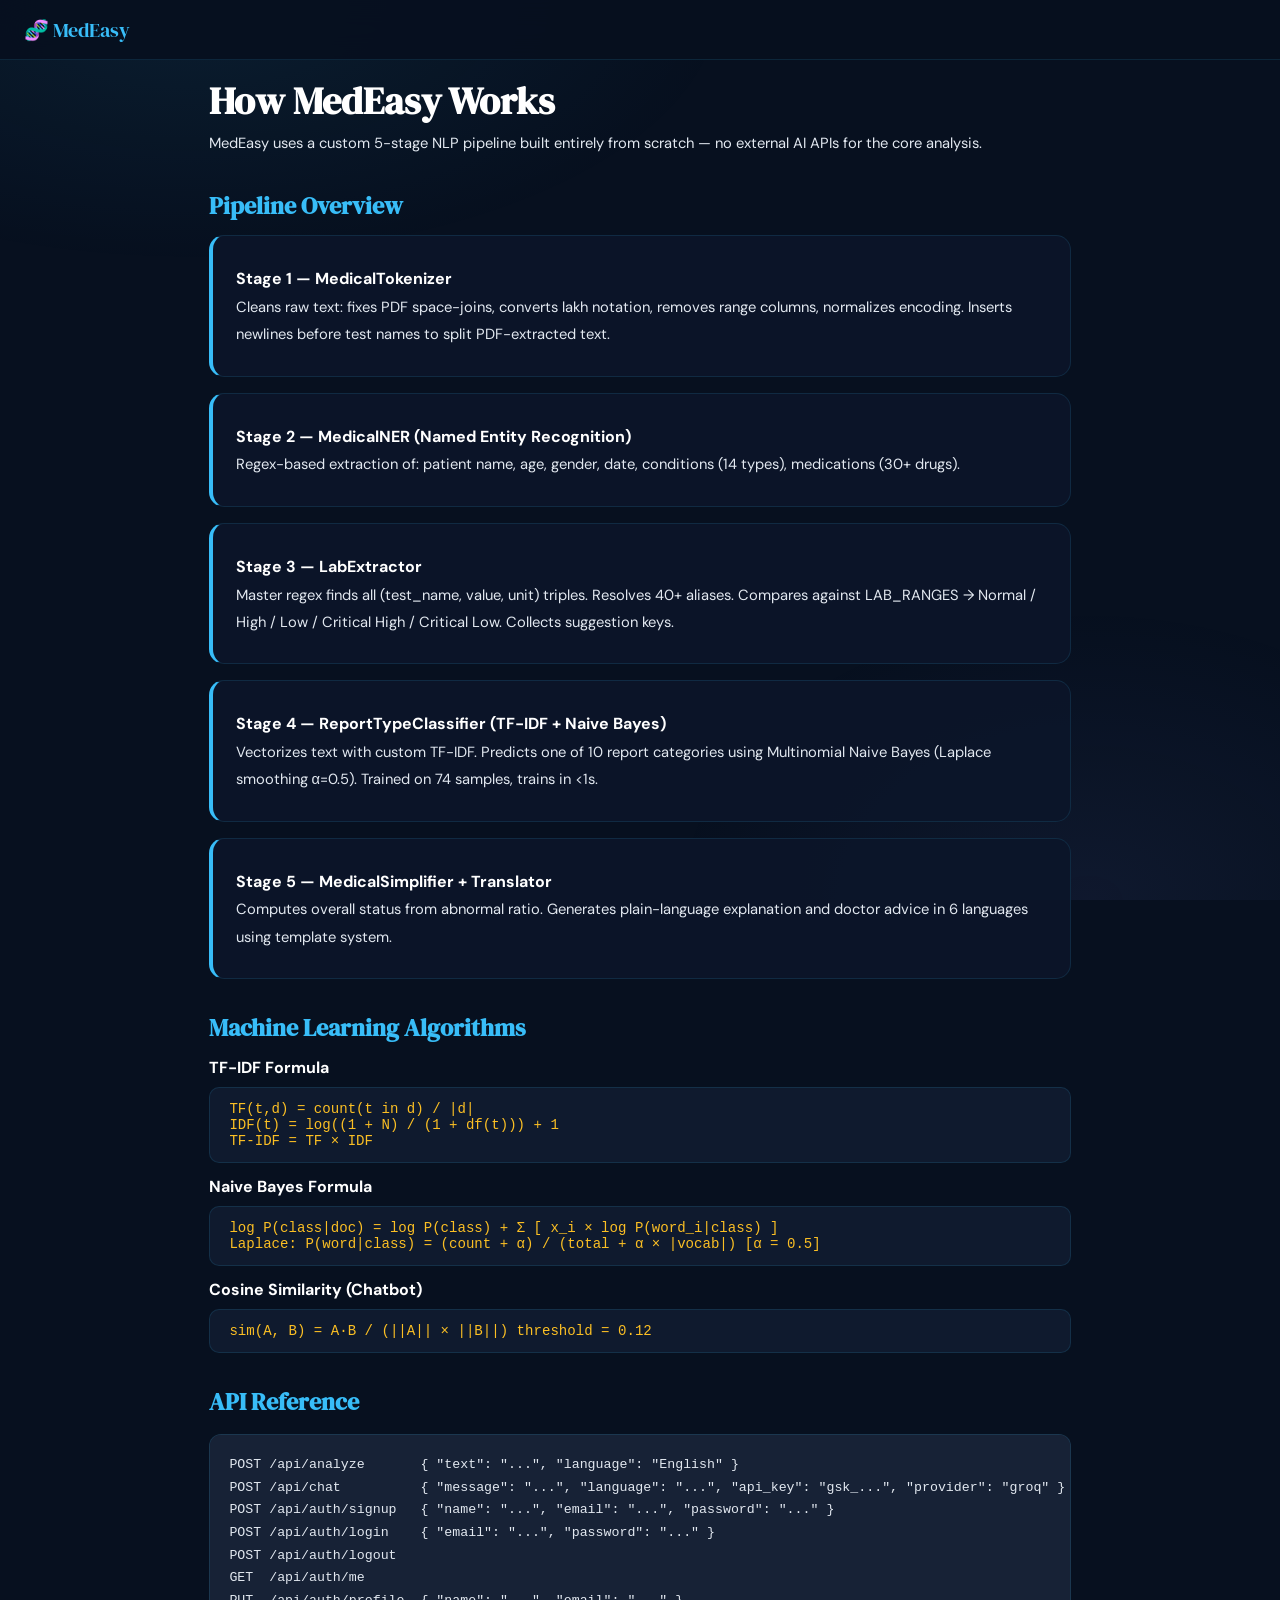
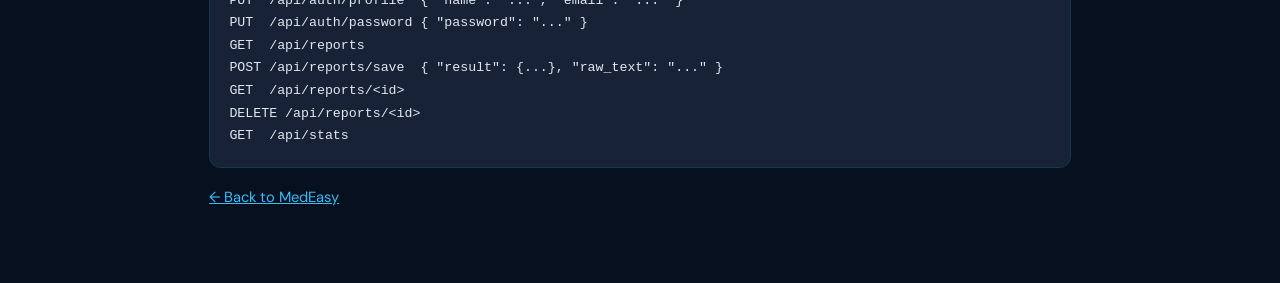
<file: templates/how_it_works.html>
<!DOCTYPE html>
<html lang="en">
<head>
<meta charset="UTF-8">
<meta name="viewport" content="width=device-width,initial-scale=1.0">
<title>MedEasy — How It Works</title>
<link href="https://fonts.googleapis.com/css2?family=DM+Serif+Display:ital@0;1&family=DM+Sans:opsz,wght@9..40,400;9..40,600;9..40,700&display=swap" rel="stylesheet">
<link rel="stylesheet" href="/static/css/style.css">
<style>
main{padding-top:80px;max-width:900px;margin:0 auto;padding-bottom:4rem;z-index:1;position:relative}
h1{font-family:'DM Serif Display',serif;font-size:2.4rem;color:#fff;margin-bottom:.5rem}
h2{font-family:'DM Serif Display',serif;font-size:1.5rem;color:var(--acc);margin:2rem 0 .8rem}
h3{font-size:1rem;font-weight:700;color:#fff;margin:.8rem 0 .3rem}
p,li{font-size:.92rem;line-height:1.85;color:var(--txt);margin-bottom:.5rem}
ul{padding-left:1.4rem}
code{background:var(--surf2);border:1px solid var(--bdr);padding:2px 8px;border-radius:5px;font-family:'JetBrains Mono',monospace;font-size:.82rem;color:var(--acc)}
pre{background:var(--surf2);border:1px solid var(--bdr);border-radius:12px;padding:1.2rem;overflow-x:auto;margin:1rem 0;font-family:monospace;font-size:.83rem;color:#e2e8f0;line-height:1.7}
.stage{background:var(--card);border:1px solid var(--bdr);border-radius:15px;padding:1.2rem 1.4rem;margin-bottom:1rem;border-left:4px solid var(--acc)}
.formula{background:var(--surf);border:1px solid var(--bdr);border-radius:10px;padding:.8rem 1.2rem;font-family:monospace;font-size:.88rem;color:var(--ylw);margin:.6rem 0}
</style>
</head>
<body>
<nav><a class="logo" href="/">🧬 MedEasy</a></nav>
<main style="padding-left:1.2rem;padding-right:1.2rem">
<h1>How MedEasy Works</h1>
<p>MedEasy uses a custom 5-stage NLP pipeline built entirely from scratch — no external AI APIs for the core analysis.</p>

<h2>Pipeline Overview</h2>
<div class="stage"><h3>Stage 1 — MedicalTokenizer</h3><p>Cleans raw text: fixes PDF space-joins, converts lakh notation, removes range columns, normalizes encoding. Inserts newlines before test names to split PDF-extracted text.</p></div>
<div class="stage"><h3>Stage 2 — MedicalNER (Named Entity Recognition)</h3><p>Regex-based extraction of: patient name, age, gender, date, conditions (14 types), medications (30+ drugs).</p></div>
<div class="stage"><h3>Stage 3 — LabExtractor</h3><p>Master regex finds all (test_name, value, unit) triples. Resolves 40+ aliases. Compares against LAB_RANGES → Normal / High / Low / Critical High / Critical Low. Collects suggestion keys.</p></div>
<div class="stage"><h3>Stage 4 — ReportTypeClassifier (TF-IDF + Naive Bayes)</h3><p>Vectorizes text with custom TF-IDF. Predicts one of 10 report categories using Multinomial Naive Bayes (Laplace smoothing α=0.5). Trained on 74 samples, trains in &lt;1s.</p></div>
<div class="stage"><h3>Stage 5 — MedicalSimplifier + Translator</h3><p>Computes overall status from abnormal ratio. Generates plain-language explanation and doctor advice in 6 languages using template system.</p></div>

<h2>Machine Learning Algorithms</h2>
<h3>TF-IDF Formula</h3>
<div class="formula">TF(t,d)  = count(t in d) / |d|<br>IDF(t)   = log((1 + N) / (1 + df(t))) + 1<br>TF-IDF   = TF × IDF</div>
<h3>Naive Bayes Formula</h3>
<div class="formula">log P(class|doc) = log P(class) + Σ [ x_i × log P(word_i|class) ]<br>Laplace:  P(word|class) = (count + α) / (total + α × |vocab|)   [α = 0.5]</div>
<h3>Cosine Similarity (Chatbot)</h3>
<div class="formula">sim(A, B) = A·B / (||A|| × ||B||)   threshold = 0.12</div>

<h2>API Reference</h2>
<pre>POST /api/analyze       { "text": "...", "language": "English" }
POST /api/chat          { "message": "...", "language": "...", "api_key": "gsk_...", "provider": "groq" }
POST /api/auth/signup   { "name": "...", "email": "...", "password": "..." }
POST /api/auth/login    { "email": "...", "password": "..." }
POST /api/auth/logout
GET  /api/auth/me
PUT  /api/auth/profile  { "name": "...", "email": "..." }
PUT  /api/auth/password { "password": "..." }
GET  /api/reports
POST /api/reports/save  { "result": {...}, "raw_text": "..." }
GET  /api/reports/&lt;id&gt;
DELETE /api/reports/&lt;id&gt;
GET  /api/stats</pre>

<p><a href="/" style="color:var(--acc)">← Back to MedEasy</a></p>
</main>
</body>
</html>
</file>
<file: static/css/style.css>
/* MedEasy - Main Stylesheet */
:root {
  --bg: #07101f; --surf: #0f1a2e; --surf2: #172236;
  --bdr: rgba(56,189,248,.13); --acc: #38bdf8; --acc2: #818cf8;
  --grn: #34d399; --red: #f87171; --ylw: #fbbf24; --org: #fb923c;
  --txt: #e2e8f0; --mut: #64748b; --card: rgba(12,22,42,.95);
}
* { margin:0; padding:0; box-sizing:border-box; }
body { font-family:'DM Sans',sans-serif; background:var(--bg); color:var(--txt); min-height:100vh; }
body::before { content:''; position:fixed; inset:0; z-index:0; pointer-events:none;
  background: radial-gradient(ellipse 65% 45% at 15% 0%,rgba(56,189,248,.08) 0%,transparent 65%),
              radial-gradient(ellipse 50% 50% at 85% 100%,rgba(129,140,248,.07) 0%,transparent 65%); }

/* NAV */
nav { position:fixed; top:0; left:0; right:0; z-index:200; height:60px;
  display:flex; align-items:center; justify-content:space-between; padding:0 1.5rem;
  background:rgba(7,16,31,.92); backdrop-filter:blur(18px); border-bottom:1px solid var(--bdr); }
.logo { font-family:'DM Serif Display',serif; font-size:1.25rem; color:var(--acc);
  display:flex; align-items:center; gap:8px; cursor:pointer; text-decoration:none; }
.pulse { width:9px; height:9px; background:var(--grn); border-radius:50%; animation:pulse 2s infinite; }
@keyframes pulse { 0%,100%{box-shadow:0 0 0 0 rgba(52,211,153,.5)} 50%{box-shadow:0 0 0 8px rgba(52,211,153,0)} }
.nav-r { display:flex; align-items:center; gap:.6rem; flex-wrap:wrap; }
.nav-badge { font-size:.7rem; background:rgba(52,211,153,.1); border:1px solid rgba(52,211,153,.2);
  color:var(--grn); padding:3px 10px; border-radius:100px; font-weight:600; }
.lang-sel { background:var(--surf2); border:1px solid var(--bdr); color:var(--txt);
  padding:5px 8px; border-radius:8px; font-family:'DM Sans',sans-serif; font-size:.8rem; outline:none; }
.btn-sm { display:inline-flex; align-items:center; gap:5px; padding:6px 13px; border-radius:8px;
  font-family:'DM Sans',sans-serif; font-size:.8rem; font-weight:600; cursor:pointer; border:none; transition:all .2s; }
.btn-outline { background:transparent; border:1px solid var(--bdr); color:var(--mut); }
.btn-outline:hover { border-color:var(--acc); color:var(--acc); }
.btn-primary { background:linear-gradient(135deg,var(--acc),var(--acc2)); color:#fff; }
.btn-primary:hover { transform:translateY(-1px); box-shadow:0 6px 18px rgba(56,189,248,.3); }
#navUser { display:none; align-items:center; gap:.6rem; }
.nav-avatar { width:32px; height:32px; border-radius:50%; background:linear-gradient(135deg,var(--acc),var(--acc2));
  display:flex; align-items:center; justify-content:center; font-size:.8rem; font-weight:700;
  color:#fff; cursor:pointer; border:2px solid rgba(56,189,248,.3); }

/* MAIN */
main { position:relative; z-index:1; max-width:1100px; margin:0 auto; padding:0 1.2rem 5rem; }
@keyframes fadeUp { from{opacity:0;transform:translateY(24px)} to{opacity:1;transform:translateY(0)} }
@keyframes fadeIn { from{opacity:0;transform:translateY(-5px)} to{opacity:1;transform:translateY(0)} }
@keyframes shake  { 0%,100%{transform:translateX(0)} 25%{transform:translateX(-5px)} 75%{transform:translateX(5px)} }
@keyframes spin   { to{transform:rotate(360deg)} }
@keyframes msgIn  { from{opacity:0;transform:translateY(6px)} to{opacity:1;transform:translateY(0)} }
@keyframes toastIn{ from{opacity:0;transform:translateX(16px)} to{opacity:1;transform:translateX(0)} }

/* PAGES */
.page { display:none; }
.page.active { display:block; }

/* AUTH */
.auth-wrap { display:flex; align-items:center; justify-content:center; padding:80px 1.2rem 2rem; min-height:100vh; }
.auth-card { width:100%; max-width:430px; background:var(--card); border:1px solid rgba(56,189,248,.22);
  border-radius:22px; padding:2.2rem; box-shadow:0 24px 64px rgba(0,0,0,.5); animation:fadeUp .5s ease both; }
.auth-icon { width:52px; height:52px; border-radius:14px; background:linear-gradient(135deg,var(--acc),var(--acc2));
  display:flex; align-items:center; justify-content:center; font-size:1.4rem; margin:0 auto .9rem; }
.auth-title { font-family:'DM Serif Display',serif; font-size:1.6rem; color:#fff; text-align:center; margin-bottom:.3rem; }
.auth-sub { font-size:.86rem; color:var(--mut); text-align:center; line-height:1.65; margin-bottom:1.5rem; }
.form-group { margin-bottom:.9rem; }
.form-lbl { display:block; font-size:.74rem; font-weight:700; color:#94a3b8; margin-bottom:.35rem;
  text-transform:uppercase; letter-spacing:.03em; }
.form-inp { width:100%; background:var(--surf2); border:1.5px solid var(--bdr); border-radius:10px;
  color:var(--txt); font-family:'DM Sans',sans-serif; font-size:.9rem; padding:10px 13px; outline:none; transition:all .25s; }
.form-inp:focus { border-color:var(--acc); background:var(--surf); box-shadow:0 0 0 3px rgba(56,189,248,.1); }
.form-inp.err { border-color:var(--red)!important; animation:shake .4s ease; }
.form-inp::placeholder { color:var(--mut); }
.pwd-wrap { position:relative; }
.pwd-eye { position:absolute; right:11px; top:50%; transform:translateY(-50%); background:none; border:none; color:var(--mut); cursor:pointer; }
.pwd-bar-wrap { height:3px; background:var(--surf); border-radius:2px; margin-top:.3rem; overflow:hidden; }
.pwd-bar { height:100%; border-radius:2px; transition:all .35s; }
.auth-err { background:rgba(248,113,113,.1); border:1px solid rgba(248,113,113,.2); color:var(--red);
  padding:.6rem 1rem; border-radius:9px; font-size:.82rem; margin-bottom:.8rem; display:none; animation:fadeIn .25s; }
.auth-ok  { background:rgba(52,211,153,.1); border:1px solid rgba(52,211,153,.2); color:var(--grn);
  padding:.6rem 1rem; border-radius:9px; font-size:.82rem; margin-bottom:.8rem; display:none; }
.btn-auth { width:100%; padding:12px; border-radius:11px; background:linear-gradient(135deg,var(--acc),var(--acc2));
  color:#fff; font-family:'DM Sans',sans-serif; font-size:.95rem; font-weight:700; border:none; cursor:pointer;
  transition:all .3s; margin-top:.3rem; }
.btn-auth:hover { transform:translateY(-2px); box-shadow:0 12px 30px rgba(56,189,248,.35); }
.btn-auth:disabled { opacity:.45; cursor:not-allowed; transform:none; }
.btn-ghost { width:100%; padding:10px; border-radius:10px; border:1.5px solid var(--bdr); background:var(--surf2);
  color:var(--txt); font-family:'DM Sans',sans-serif; font-size:.86rem; cursor:pointer; transition:all .2s;
  display:flex; align-items:center; justify-content:center; gap:8px; margin-top:.6rem; }
.btn-ghost:hover { border-color:var(--acc); }
.auth-sep { display:flex; align-items:center; gap:.9rem; margin:.9rem 0; color:var(--mut); font-size:.73rem; }
.auth-sep::before,.auth-sep::after { content:''; flex:1; height:1px; background:var(--bdr); }
.auth-foot { text-align:center; margin-top:1.2rem; font-size:.83rem; color:var(--mut); }
.auth-lnk { color:var(--acc); cursor:pointer; font-weight:600; }

/* HERO */
#heroSec { padding:88px 0 2rem; text-align:center; animation:fadeUp .7s ease both; }
.hero-badge { display:inline-flex; align-items:center; gap:6px; background:rgba(56,189,248,.1);
  border:1px solid rgba(56,189,248,.25); color:var(--acc); font-size:.72rem; font-weight:600;
  text-transform:uppercase; letter-spacing:.08em; padding:5px 14px; border-radius:100px; margin-bottom:1.4rem; }
h1 { font-family:'DM Serif Display',serif; font-size:clamp(2.2rem,5vw,3.6rem); color:#fff; line-height:1.1; margin-bottom:.8rem; }
h1 em { font-style:italic; color:var(--acc); }
.hero-sub { font-size:1rem; color:var(--mut); max-width:520px; margin:0 auto 2.4rem; line-height:1.8; }
.hero-stats { display:flex; align-items:center; justify-content:center; gap:2rem; margin-bottom:2.4rem; flex-wrap:wrap; }
.hstat-val { font-family:'DM Serif Display',serif; font-size:1.6rem; color:var(--acc); }
.hstat-lbl { font-size:.71rem; color:var(--mut); text-transform:uppercase; letter-spacing:.06em; }

/* UPLOAD CARD */
.up-card { background:var(--card); border:1px solid rgba(56,189,248,.18); border-radius:20px;
  padding:1.8rem; max-width:680px; margin:0 auto; }
.sample-row { display:flex; gap:.5rem; flex-wrap:wrap; margin-bottom:.9rem; }
.sample-lbl { font-size:.75rem; color:var(--mut); margin-bottom:.4rem; }
.sample-btn { background:var(--surf2); border:1px solid var(--bdr); color:var(--mut);
  padding:5px 13px; border-radius:100px; font-family:'DM Sans',sans-serif; font-size:.77rem; cursor:pointer; transition:all .2s; }
.sample-btn:hover { border-color:var(--acc); color:var(--acc); }
.dz { border:2px dashed rgba(56,189,248,.22); border-radius:14px; padding:1.8rem;
  text-align:center; cursor:pointer; transition:all .3s; margin-bottom:.9rem; }
.dz:hover,.dz.drag { border-color:var(--acc); background:rgba(56,189,248,.05); transform:translateY(-2px); }
.dz-icon { font-size:2.2rem; margin-bottom:.5rem; }
.dz-title { font-size:.98rem; font-weight:600; color:#fff; margin-bottom:.25rem; }
.dz-sub { font-size:.79rem; color:var(--mut); }
.file-tag { display:inline-flex; align-items:center; gap:5px; background:rgba(56,189,248,.12);
  border:1px solid rgba(56,189,248,.25); color:var(--acc); font-size:.77rem; padding:3px 11px;
  border-radius:100px; margin-top:.6rem; }
.fmt-bar { padding:.5rem 1rem; background:rgba(56,189,248,.05); border:1px solid rgba(56,189,248,.1);
  border-radius:9px; font-size:.73rem; color:var(--mut); margin-bottom:.9rem; }
#extractMsg { display:none; padding:.45rem 1rem; border-radius:9px; font-size:.76rem;
  margin-bottom:.7rem; border:1px solid transparent; font-weight:500; }
.or-sep { text-align:center; color:var(--mut); font-size:.75rem; margin:.6rem 0;
  display:flex; align-items:center; gap:.8rem; }
.or-sep::before,.or-sep::after { content:''; flex:1; height:1px; background:var(--bdr); }
textarea { width:100%; min-height:108px; background:var(--surf2); border:1.5px solid var(--bdr);
  border-radius:11px; color:var(--txt); font-family:'DM Sans',sans-serif; font-size:.87rem;
  padding:12px 14px; resize:vertical; outline:none; transition:all .25s; margin-bottom:.9rem; line-height:1.65; }
textarea:focus { border-color:var(--acc); }
textarea::placeholder { color:var(--mut); }
.btn-analyze { width:100%; padding:13px; border-radius:12px; background:linear-gradient(135deg,var(--acc),var(--acc2));
  color:#fff; font-family:'DM Sans',sans-serif; font-size:.96rem; font-weight:700; border:none; cursor:pointer; transition:all .3s; }
.btn-analyze:hover:not(:disabled) { transform:translateY(-2px); box-shadow:0 12px 32px rgba(56,189,248,.3); }
.btn-analyze:disabled { opacity:.4; cursor:not-allowed; }
.guest-hint { text-align:center; margin-top:.7rem; font-size:.78rem; color:var(--mut); }
.guest-hint a { color:var(--acc); cursor:pointer; font-weight:600; }

/* LOADER */
#loadSec { display:none; text-align:center; padding:6rem 1rem; }
.spinner-wrap { position:relative; width:64px; height:64px; margin:0 auto 1.1rem; }
.spinner  { width:64px; height:64px; border:3px solid var(--bdr); border-top-color:var(--acc); border-radius:50%; animation:spin 1s linear infinite; position:absolute; }
.spinner2 { width:64px; height:64px; border:3px solid transparent; border-bottom-color:var(--acc2); border-radius:50%; animation:spin 1.5s linear infinite reverse; position:absolute; }
.load-step { font-size:.92rem; color:var(--txt); font-weight:600; transition:opacity .25s; margin-bottom:.3rem; }
.load-bar-wrap { width:220px; height:3px; background:var(--surf2); border-radius:2px; margin:.9rem auto 0; overflow:hidden; }
.load-bar { height:100%; background:linear-gradient(90deg,var(--acc),var(--acc2)); border-radius:2px; animation:grow 2.8s ease forwards; }
@keyframes grow { from{width:0} to{width:100%} }

/* DASHBOARD */
#dashSec { display:none; padding-top:78px; animation:fadeUp .5s ease both; }
.dash-hdr { display:flex; align-items:flex-start; justify-content:space-between; flex-wrap:wrap; gap:1rem; margin-bottom:1.6rem; }
.sec-title { font-family:'DM Serif Display',serif; font-size:1.8rem; color:#fff; }
.sec-title span { color:var(--acc); }
.meta-row { display:flex; flex-wrap:wrap; gap:6px; margin-top:.5rem; }
.meta-tag { font-size:.71rem; font-weight:600; padding:3px 10px; border-radius:100px;
  background:rgba(129,140,248,.1); border:1px solid rgba(129,140,248,.18); color:#818cf8; }
.dash-btns { display:flex; gap:.6rem; flex-wrap:wrap; }
.btn-new { background:var(--surf2); border:1px solid var(--bdr); color:var(--mut);
  padding:7px 15px; border-radius:9px; font-family:'DM Sans',sans-serif; font-size:.82rem; cursor:pointer; transition:all .2s; }
.btn-new:hover { border-color:var(--acc); color:var(--acc); }
.btn-save-rpt { background:linear-gradient(135deg,var(--acc),var(--acc2)); color:#fff; border:none;
  padding:7px 15px; border-radius:9px; font-family:'DM Sans',sans-serif; font-size:.82rem; cursor:pointer; transition:all .2s; display:none; }
.sum-row { display:grid; grid-template-columns:repeat(auto-fit,minmax(145px,1fr)); gap:.9rem; margin-bottom:1.4rem; }
.sum-card { background:var(--card); border:1px solid var(--bdr); border-radius:15px; padding:1rem 1.1rem; transition:all .3s; animation:fadeUp .4s ease both; }
.sum-card:hover { transform:translateY(-3px); border-color:rgba(56,189,248,.25); }
.s-lbl { font-size:.69rem; color:var(--mut); text-transform:uppercase; letter-spacing:.09em; margin-bottom:.4rem; font-weight:600; }
.s-val { font-family:'DM Serif Display',serif; font-size:1.85rem; font-weight:700; }
.s-sub { font-size:.74rem; color:var(--mut); margin-top:.25rem; }
.dash-grid { display:grid; grid-template-columns:1fr 1fr; gap:1.1rem; }
@media(max-width:700px){.dash-grid{grid-template-columns:1fr}}
.card { background:var(--card); border:1px solid var(--bdr); border-radius:18px; padding:1.4rem; animation:fadeUp .5s ease both; transition:border-color .3s; }
.card:hover { border-color:rgba(56,189,248,.2); }
.card-full { grid-column:1/-1; }
.card-lbl { font-size:.73rem; font-weight:700; color:var(--mut); text-transform:uppercase; letter-spacing:.09em; margin-bottom:.9rem; }
.lab-tbl { width:100%; border-collapse:collapse; }
.lab-tbl th { font-size:.69rem; color:var(--mut); text-transform:uppercase; letter-spacing:.07em; padding:7px 5px; text-align:left; border-bottom:1px solid var(--bdr); }
.lab-tbl td { padding:9px 5px; font-size:.86rem; border-bottom:1px solid rgba(56,189,248,.04); }
.lab-tbl tr:last-child td { border-bottom:none; }
.pill { display:inline-flex; align-items:center; gap:3px; padding:2px 9px; border-radius:100px; font-size:.72rem; font-weight:700; }
.p-n { background:rgba(52,211,153,.13); color:var(--grn); }
.p-h { background:rgba(248,113,113,.13); color:var(--red); }
.p-l { background:rgba(251,191,36,.13); color:var(--ylw); }
.p-c { background:rgba(251,113,133,.18); color:#fb7185; }
.sugg-item { display:flex; gap:11px; padding:10px 0; border-bottom:1px solid rgba(56,189,248,.05); }
.sugg-item:last-child { border-bottom:none; }
.sugg-ico { width:34px; height:34px; border-radius:9px; background:rgba(56,189,248,.1); display:flex; align-items:center; justify-content:center; font-size:.9rem; flex-shrink:0; }
.sugg-txt { font-size:.85rem; line-height:1.65; }
.sugg-txt strong { display:block; color:#fff; margin-bottom:2px; }
.cpill { display:inline-flex; align-items:center; background:rgba(56,189,248,.08); border:1px solid rgba(56,189,248,.18); color:var(--acc); font-size:.75rem; padding:3px 10px; border-radius:100px; margin:2px; }
.urgent-banner { background:rgba(248,113,113,.1); border:1px solid rgba(248,113,113,.3); color:var(--red); padding:.9rem 1.2rem; border-radius:13px; margin-bottom:1.1rem; font-size:.88rem; line-height:1.7; }

/* PROFILE */
.prof-hdr { display:flex; align-items:flex-start; gap:1.3rem; margin-bottom:1.7rem; flex-wrap:wrap; }
.prof-av { width:76px; height:76px; border-radius:50%; background:linear-gradient(135deg,var(--acc),#c084fc);
  display:flex; align-items:center; justify-content:center; font-size:1.7rem; font-weight:700; color:#fff;
  border:3px solid rgba(56,189,248,.3); flex-shrink:0; }
.prof-name { font-family:'DM Serif Display',serif; font-size:1.6rem; color:#fff; margin-bottom:.2rem; }
.prof-email { font-size:.86rem; color:var(--mut); margin-bottom:.5rem; }
.prof-stats { display:grid; grid-template-columns:repeat(auto-fit,minmax(155px,1fr)); gap:.9rem; margin-bottom:1.7rem; }
.pstat { background:var(--card); border:1px solid var(--bdr); border-radius:14px; padding:1rem; text-align:center; transition:all .3s; }
.pstat:hover { transform:translateY(-2px); }
.pstat-val { font-family:'DM Serif Display',serif; font-size:1.9rem; color:var(--acc); }
.pstat-lbl { font-size:.72rem; color:var(--mut); text-transform:uppercase; letter-spacing:.07em; margin-top:.2rem; }
.prof-sec { background:var(--card); border:1px solid var(--bdr); border-radius:17px; padding:1.4rem; margin-bottom:1rem; }
.prof-sec-title { font-size:.76rem; font-weight:700; color:var(--mut); text-transform:uppercase; letter-spacing:.08em; margin-bottom:1rem; }
.prof-grid { display:grid; grid-template-columns:1fr 1fr; gap:.85rem; }
@media(max-width:560px){.prof-grid{grid-template-columns:1fr}}
.btn-save { background:linear-gradient(135deg,var(--acc),var(--acc2)); color:#fff; padding:9px 20px;
  border-radius:9px; font-family:'DM Sans',sans-serif; font-size:.86rem; font-weight:700; border:none; cursor:pointer; transition:all .2s; margin-top:.5rem; }
.btn-save:hover { transform:translateY(-1px); }
.btn-danger { background:rgba(248,113,113,.1); border:1px solid rgba(248,113,113,.2); color:var(--red);
  padding:8px 18px; border-radius:9px; font-family:'DM Sans',sans-serif; font-size:.83rem; cursor:pointer; transition:all .2s; }
.btn-danger:hover { background:rgba(248,113,113,.2); }

/* RESPONSIVE FIXES */
@media(max-width:900px){
  nav {padding:0 1rem;}
  .nav-r {justify-content:flex-end; gap:.5rem;}
  .auth-wrap {padding:60px 1rem 2rem;}
  .auth-card {padding:1.6rem;}
  .hero-sub {max-width:100%; margin:0 auto 2rem;}
  .hero-stats, .sample-row, .dash-btns, .hist-filters {justify-content:center;}
  .dash-hdr, .hist-hdr, .prof-hdr {align-items:flex-start;}
}
@media(max-width:700px){
  main {padding:0 .9rem 4rem;}
  .auth-wrap {padding:40px 1rem 1.5rem;}
  .auth-card {width:100%; max-width:100%; padding:1.4rem;}
  .auth-title {font-size:1.4rem;}
  .auth-sub {font-size:.9rem;}
  #chatFab {right:1rem; bottom:1rem;}
  #chatPanel {width:calc(100vw - 2rem); right:1rem; bottom:1rem; max-height:72vh;}
  #chatPanel.open {max-height:72vh;}
  .chat-hdr {flex-wrap:wrap; gap:.6rem;}
  .dash-grid, .prof-grid, .sum-row {grid-template-columns:1fr;}
  .hcard-hdr {flex-direction:column; align-items:flex-start; gap:.65rem;}
  .hcard-right {margin-left:0; width:100%; justify-content:flex-start;}
  .form-inp {font-size:.95rem;}
  .btn-auth, .btn-analyze, .btn-save-rpt, .btn-ghost {font-size:.92rem;}
  textarea { min-height:100px; }
}

/* HISTORY */
.hist-hdr { display:flex; align-items:center; justify-content:space-between; margin-bottom:1.5rem; flex-wrap:wrap; gap:1rem; }
.pg-title { font-family:'DM Serif Display',serif; font-size:1.8rem; color:#fff; }
.pg-title span { color:var(--acc); }
.hist-filters { display:flex; gap:.4rem; flex-wrap:wrap; }
.flt-btn { background:var(--surf2); border:1px solid var(--bdr); color:var(--mut);
  padding:5px 13px; border-radius:100px; font-family:'DM Sans',sans-serif; font-size:.77rem; cursor:pointer; transition:all .2s; }
.flt-btn.active,.flt-btn:hover { background:rgba(56,189,248,.1); border-color:var(--acc); color:var(--acc); }
.hist-empty { text-align:center; padding:4rem 1rem; color:var(--mut); }
.hist-empty-icon { font-size:3.2rem; margin-bottom:1rem; }
.hist-empty h3 { font-family:'DM Serif Display',serif; font-size:1.25rem; color:#94a3b8; margin-bottom:.4rem; }
.hcard { background:var(--card); border:1px solid var(--bdr); border-radius:17px; overflow:hidden; transition:all .3s; animation:fadeUp .4s ease both; }
.hcard:hover { border-color:rgba(56,189,248,.22); transform:translateY(-2px); box-shadow:0 8px 28px rgba(0,0,0,.3); }
.hcard-hdr { padding:1.1rem 1.3rem; display:flex; align-items:center; gap:.9rem; border-bottom:1px solid var(--bdr); cursor:pointer; }
.hcard-ico { width:40px; height:40px; border-radius:10px; display:flex; align-items:center; justify-content:center; font-size:1.05rem; flex-shrink:0; }
.hcard-title { font-weight:600; color:#fff; font-size:.91rem; white-space:nowrap; overflow:hidden; text-overflow:ellipsis; margin-bottom:.2rem; }
.hcard-meta { font-size:.74rem; color:var(--mut); display:flex; gap:.7rem; flex-wrap:wrap; }
.hcard-right { display:flex; align-items:center; gap:.5rem; flex-shrink:0; margin-left:auto; }
.hcard-body { padding:1rem 1.3rem; display:none; animation:fadeIn .3s ease; }
.hcard.expanded .hcard-body { display:block; }
.expand-btn { background:var(--surf2); border:1px solid var(--bdr); color:var(--mut); padding:4px 11px; border-radius:7px; font-family:'DM Sans',sans-serif; font-size:.74rem; cursor:pointer; transition:all .2s; }
.expand-btn:hover,.hcard.expanded .expand-btn { border-color:var(--acc); color:var(--acc); }
.mini-tbl { width:100%; border-collapse:collapse; font-size:.82rem; }
.mini-tbl td { padding:5px 4px; border-bottom:1px solid rgba(56,189,248,.04); color:var(--txt); }
.mini-tbl tr:last-child td { border-bottom:none; }
.mini-tbl td:first-child { color:var(--mut); width:42%; }
.hcard-actions { display:flex; gap:.5rem; margin-top:.75rem; padding-top:.75rem; border-top:1px solid var(--bdr); }
.hact { display:inline-flex; align-items:center; gap:4px; padding:5px 12px; border-radius:7px;
  font-family:'DM Sans',sans-serif; font-size:.77rem; font-weight:600; cursor:pointer; border:none; transition:all .2s; }
.hact-view { background:linear-gradient(135deg,var(--acc),var(--acc2)); color:#fff; }
.hact-del  { background:rgba(248,113,113,.1); border:1px solid rgba(248,113,113,.18); color:var(--red); }
.hact-del:hover { background:rgba(248,113,113,.2); }

/* CHATBOT */
#chatFab { position:fixed; bottom:1.2rem; right:1.2rem; width:54px; height:54px; border-radius:50%;
  background:linear-gradient(135deg,var(--acc),var(--acc2)); border:none; cursor:pointer;
  display:flex; align-items:center; justify-content:center; font-size:1.3rem;
  box-shadow:0 8px 24px rgba(56,189,248,.4); z-index:300; transition:all .25s; }
#chatFab:hover { transform:scale(1.05) translateY(-1px); }
#chatPanel { position:fixed; bottom:5.5rem; right:1.2rem; width:min(92vw,360px); max-height:70vh;
  background:var(--surf); border:1px solid rgba(56,189,248,.22); border-radius:20px;
  box-shadow:0 20px 60px rgba(0,0,0,.55); z-index:299; display:flex; flex-direction:column;
  overflow:hidden; transform:scale(.96) translateY(14px); opacity:0; pointer-events:none;
  transition:all .25s cubic-bezier(.34,1.56,.64,1); }
#chatPanel.open { transform:scale(1) translateY(0); opacity:1; pointer-events:all; }
@media(max-width:700px){
  #chatFab { right:1rem; bottom:1rem; }
  #chatPanel { right:1rem; bottom:1rem; width:calc(100vw - 2rem); max-height:72vh; }
}
.chat-hdr { display:flex; align-items:center; gap:9px; padding:.85rem 1rem; border-bottom:1px solid var(--bdr); background:var(--surf2); flex-shrink:0; }
.chat-av { width:34px; height:34px; border-radius:50%; background:linear-gradient(135deg,var(--acc),var(--acc2)); display:flex; align-items:center; justify-content:center; font-size:.95rem; }
.chat-nm { font-weight:700; font-size:.87rem; color:#fff; }
.chat-st { font-size:.69rem; color:var(--mut); }
.key-panel { display:none; padding:.55rem .9rem; background:var(--surf2); border-bottom:1px solid var(--bdr); flex-shrink:0; }
.key-lbl { font-size:.7rem; color:var(--mut); margin-bottom:.3rem; font-weight:600; }
.key-row { display:flex; gap:6px; }
.key-inp { flex:1; background:var(--bg); border:1px solid var(--bdr); border-radius:7px; color:var(--txt); font-family:'DM Sans',sans-serif; font-size:.77rem; padding:5px 9px; outline:none; }
.key-inp:focus { border-color:var(--acc); }
.save-key-btn { background:var(--acc); border:none; color:#fff; padding:5px 11px; border-radius:7px; font-family:'DM Sans',sans-serif; font-size:.77rem; font-weight:600; cursor:pointer; }
.key-hint { font-size:.66rem; color:var(--mut); margin-top:.28rem; }
.key-hint a { color:var(--acc); }
.chat-msgs { flex:1; overflow-y:auto; padding:.85rem; display:flex; flex-direction:column; gap:.65rem; }
.chat-msgs::-webkit-scrollbar { width:3px; }
.chat-msgs::-webkit-scrollbar-thumb { background:var(--bdr); border-radius:3px; }
.msg { max-width:88%; padding:9px 13px; border-radius:13px; font-size:.85rem; line-height:1.65; animation:msgIn .25s ease both; word-break:break-word; }
.msg.bot  { background:var(--surf2); border:1px solid var(--bdr); align-self:flex-start; border-bottom-left-radius:3px; }
.msg.user { background:linear-gradient(135deg,var(--acc),var(--acc2)); color:#fff; align-self:flex-end; border-bottom-right-radius:3px; }
.msg.bot strong { color:var(--acc); }
.chat-row { display:flex; gap:6px; padding:.65rem; border-top:1px solid var(--bdr); background:var(--surf2); flex-shrink:0; }
.chat-in { flex:1; background:var(--bg); border:1.5px solid var(--bdr); border-radius:9px; color:var(--txt); font-family:'DM Sans',sans-serif; font-size:.85rem; padding:7px 11px; outline:none; transition:all .2s; }
.chat-in:focus { border-color:var(--acc); }
.chat-in::placeholder { color:var(--mut); }
.send-btn { width:36px; height:36px; border-radius:9px; background:linear-gradient(135deg,var(--acc),var(--acc2)); border:none; cursor:pointer; color:#fff; font-size:.85rem; transition:all .2s; display:flex; align-items:center; justify-content:center; flex-shrink:0; }
.send-btn:hover { transform:scale(1.05); }
.send-btn:disabled { opacity:.5; cursor:not-allowed; transform:none; }
.typing { display:flex; gap:4px; align-items:center; padding:3px 0; }
.typing span { width:7px; height:7px; background:var(--mut); border-radius:50%; animation:tdot 1.2s infinite; }
.typing span:nth-child(2){animation-delay:.2s} .typing span:nth-child(3){animation-delay:.4s}
@keyframes tdot{0%,80%,100%{opacity:.3}40%{opacity:1}}

/* TOAST */
#toastWrap { position:fixed; top:70px; right:1.2rem; z-index:600; display:flex; flex-direction:column; gap:.45rem; pointer-events:none; }
.toast { background:var(--surf2); border:1px solid var(--bdr); border-radius:11px; padding:.7rem 1.1rem;
  font-size:.82rem; font-weight:500; display:flex; align-items:center; gap:.5rem;
  box-shadow:0 8px 24px rgba(0,0,0,.4); animation:toastIn .3s ease; min-width:200px; max-width:290px; pointer-events:auto; }
.toast.ok   { border-color:rgba(52,211,153,.3);  color:var(--grn); }
.toast.err  { border-color:rgba(248,113,113,.3); color:var(--red); }
.toast.info { border-color:rgba(56,189,248,.3);  color:var(--acc); }

.disclaimer { text-align:center; font-size:.74rem; color:var(--mut); padding:1.5rem 1rem 3rem; line-height:1.75; }
.disclaimer strong { color:var(--ylw); }
@media(max-width:480px){#chatPanel{width:calc(100vw - 1.5rem);right:.75rem}}
@media print{nav,#chatFab,#chatPanel,#toastWrap{display:none!important}#dashSec{padding-top:1rem}}

/* ── LANGUAGE SELECTOR WRAP ─────────────────────────────────── */
#langSelWrap { align-items: center; }

/* ── DISEASE DETECTION CARDS ─────────────────────────────────── */
.disease-grid { display: grid; grid-template-columns: repeat(auto-fill, minmax(260px, 1fr)); gap: .75rem; margin-top: .5rem; }
.disease-card { background: rgba(56,189,248,.06); border: 1px solid rgba(56,189,248,.15); border-radius: 10px; padding: .8rem 1rem; display: flex; gap: .8rem; align-items: flex-start; }
.disease-icon { font-size: 1.5rem; flex-shrink: 0; }
.disease-body { flex: 1; }
.disease-name { font-weight: 700; font-size: .88rem; color: var(--txt); margin-bottom: .2rem; }
.disease-evidence { font-size: .74rem; color: var(--mut); margin-bottom: .3rem; }
.disease-sev { display: inline-block; font-size: .68rem; font-weight: 700; padding: 2px 8px; border-radius: 100px; letter-spacing: .03em; }
.disease-sev-mild { background: rgba(251,191,36,.15); color: var(--ylw); }
.disease-sev-moderate { background: rgba(251,146,60,.15); color: var(--org); }
.disease-sev-severe { background: rgba(248,113,113,.15); color: var(--red); }

/* ── BLOOD TEST CATEGORY CARDS ───────────────────────────────── */
.test-category-card { background: var(--card); border: 1px solid var(--bdr); border-radius: 12px; margin-bottom: .9rem; overflow: hidden; }
.test-cat-header { padding: .75rem 1rem; font-weight: 700; font-size: .88rem; background: rgba(56,189,248,.05); border-bottom: 1px solid var(--bdr); display: flex; align-items: center; gap: .5rem; flex-wrap: wrap; }
.test-cat-badge { font-size: .67rem; font-weight: 700; padding: 2px 8px; border-radius: 100px; }
.badge-high { background: rgba(248,113,113,.15); color: var(--red); }
.badge-low { background: rgba(251,191,36,.15); color: var(--ylw); }
.badge-normal { background: rgba(52,211,153,.12); color: var(--grn); }
.test-group { padding: .5rem .75rem .25rem; }
.test-group-title { font-size: .72rem; font-weight: 700; letter-spacing: .06em; text-transform: uppercase; margin-bottom: .35rem; padding-bottom: .25rem; border-bottom: 1px solid var(--bdr); }
.test-group-normal { opacity: .82; }
.test-row { display: grid; grid-template-columns: 1fr auto auto auto; gap: .4rem .7rem; align-items: center; padding: .35rem .25rem; border-bottom: 1px solid rgba(255,255,255,.04); font-size: .82rem; }
.test-row:last-child { border-bottom: none; }
.test-name { color: var(--txt); font-weight: 500; }
.test-value { font-weight: 700; text-align: right; }
.test-range { font-size: .73rem; color: var(--mut); text-align: right; }
.test-note { grid-column: 1 / -1; font-size: .72rem; color: var(--mut); font-style: italic; padding: .1rem 0 .3rem; }

/* ── DOCTOR SECTION ──────────────────────────────────────────── */
.doctor-advice-text { font-size: .9rem; line-height: 1.8; margin-bottom: .75rem; color: var(--txt); }
.doctor-urgency { margin-bottom: .6rem; font-size: .84rem; }
.urgency-badge { display: inline-block; padding: 3px 12px; border-radius: 100px; font-weight: 700; font-size: .78rem; }
.urgency-emergency { background: rgba(248,113,113,.18); color: var(--red); }
.urgency-asap { background: rgba(251,146,60,.18); color: var(--org); }
.urgency-soon { background: rgba(251,191,36,.15); color: var(--ylw); }
.urgency-routine { background: rgba(52,211,153,.12); color: var(--grn); }
.doctor-specialists { margin-bottom: .6rem; font-size: .84rem; }
.spec-pill { display: inline-block; background: rgba(129,140,248,.12); color: #818cf8; border: 1px solid rgba(129,140,248,.2); padding: 2px 10px; border-radius: 100px; font-size: .74rem; margin: 2px 3px; }
.doctor-followup { margin-bottom: .6rem; font-size: .84rem; }
.followup-list { margin: .4rem 0 0 1.1rem; padding: 0; }
.followup-list li { padding: .15rem 0; font-size: .81rem; color: var(--mut); }
.bring-report-note { font-size: .79rem; color: var(--mut); background: rgba(56,189,248,.06); border: 1px solid rgba(56,189,248,.15); border-radius: 8px; padding: .45rem .8rem; margin-top: .5rem; }

/* ── FULL SUMMARY ────────────────────────────────────────────── */
.summary-grid { display: grid; grid-template-columns: repeat(auto-fill, minmax(160px, 1fr)); gap: .5rem; margin-bottom: .9rem; }
.summary-item { background: rgba(56,189,248,.05); border: 1px solid var(--bdr); border-radius: 8px; padding: .5rem .75rem; }
.summary-label { display: block; font-size: .7rem; color: var(--mut); font-weight: 600; letter-spacing: .04em; text-transform: uppercase; margin-bottom: .15rem; }
.summary-val { font-size: .9rem; font-weight: 700; color: var(--txt); }
.summary-section { margin-bottom: .7rem; }
.summary-sec-title { font-size: .74rem; font-weight: 700; letter-spacing: .06em; text-transform: uppercase; margin-bottom: .4rem; }
.summary-pill { display: inline-block; padding: 2px 10px; border-radius: 100px; font-size: .75rem; font-weight: 600; margin: 2px; }
.summary-pill-high { background: rgba(248,113,113,.15); color: var(--red); }
.summary-pill-low { background: rgba(251,191,36,.12); color: var(--ylw); }
.summary-explanation { font-size: .85rem; line-height: 1.8; color: var(--mut); border-top: 1px solid var(--bdr); padding-top: .75rem; margin-top: .75rem; }
</file>
